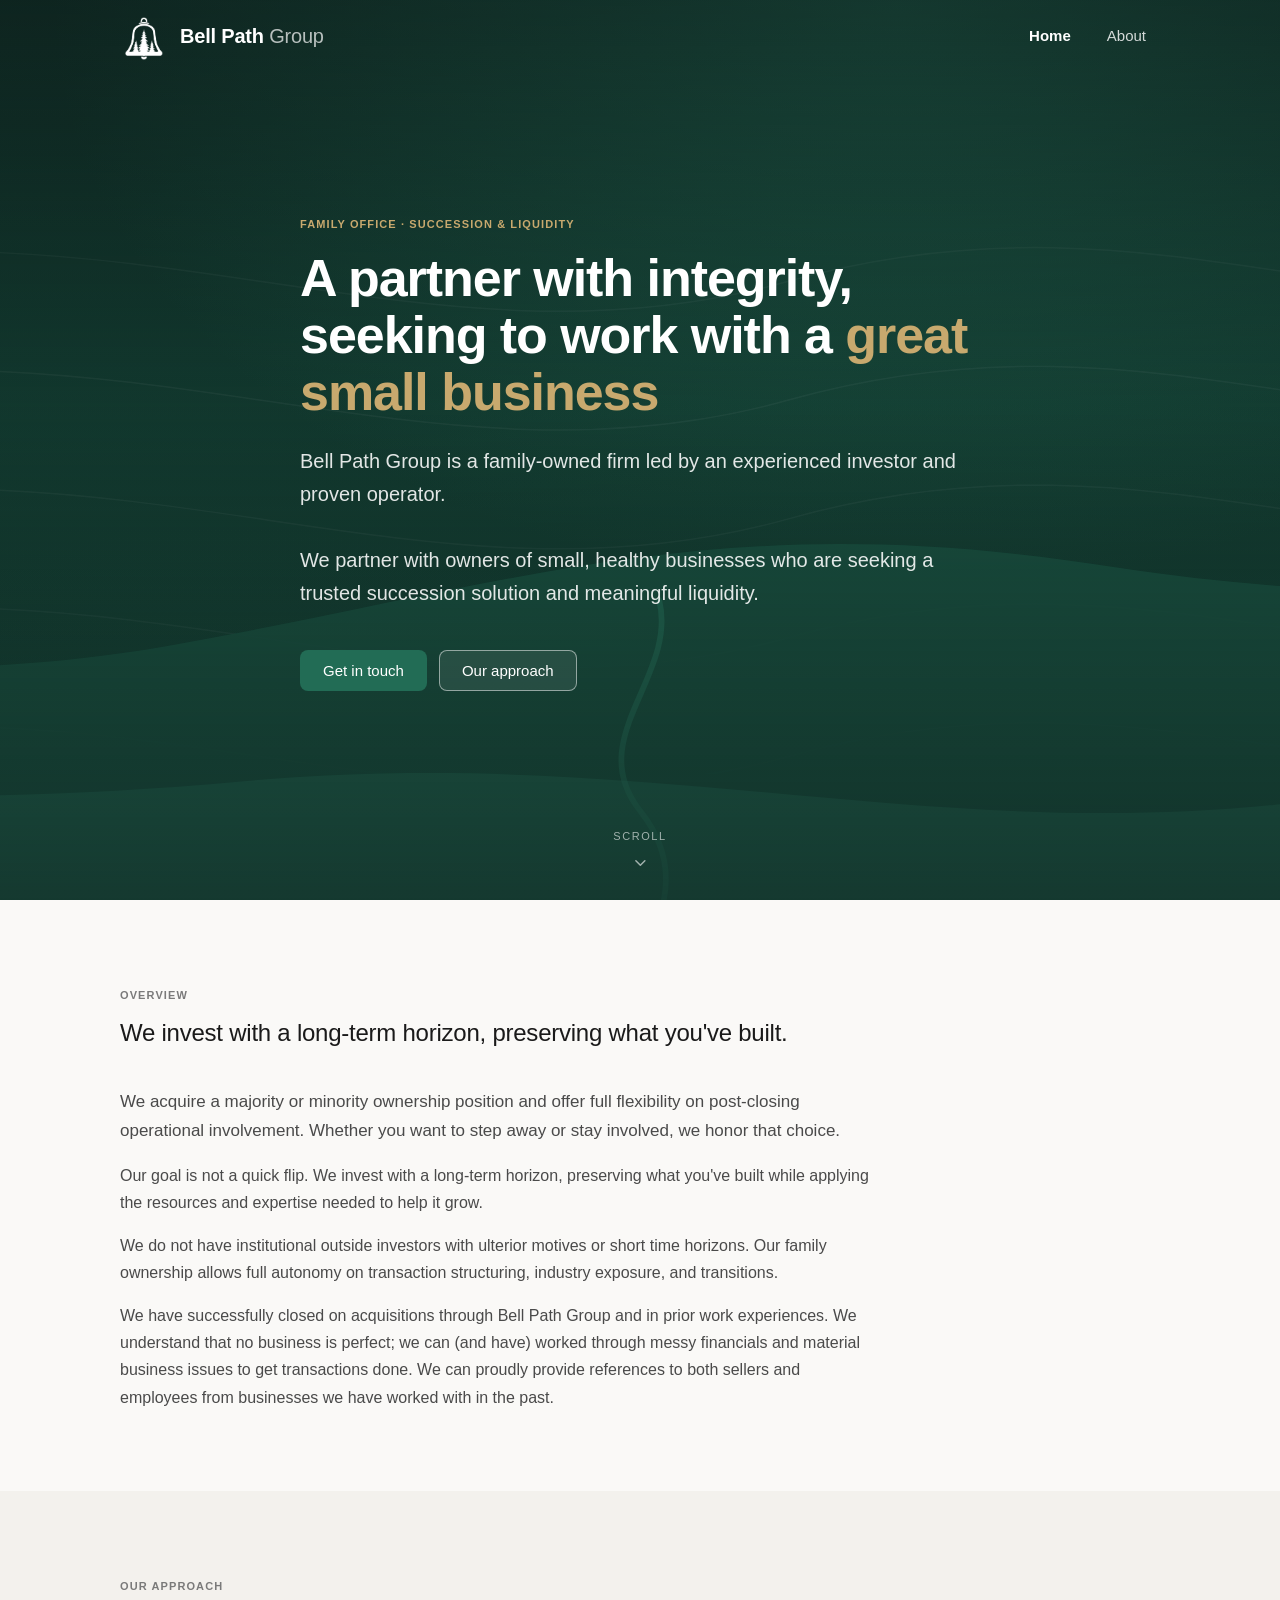
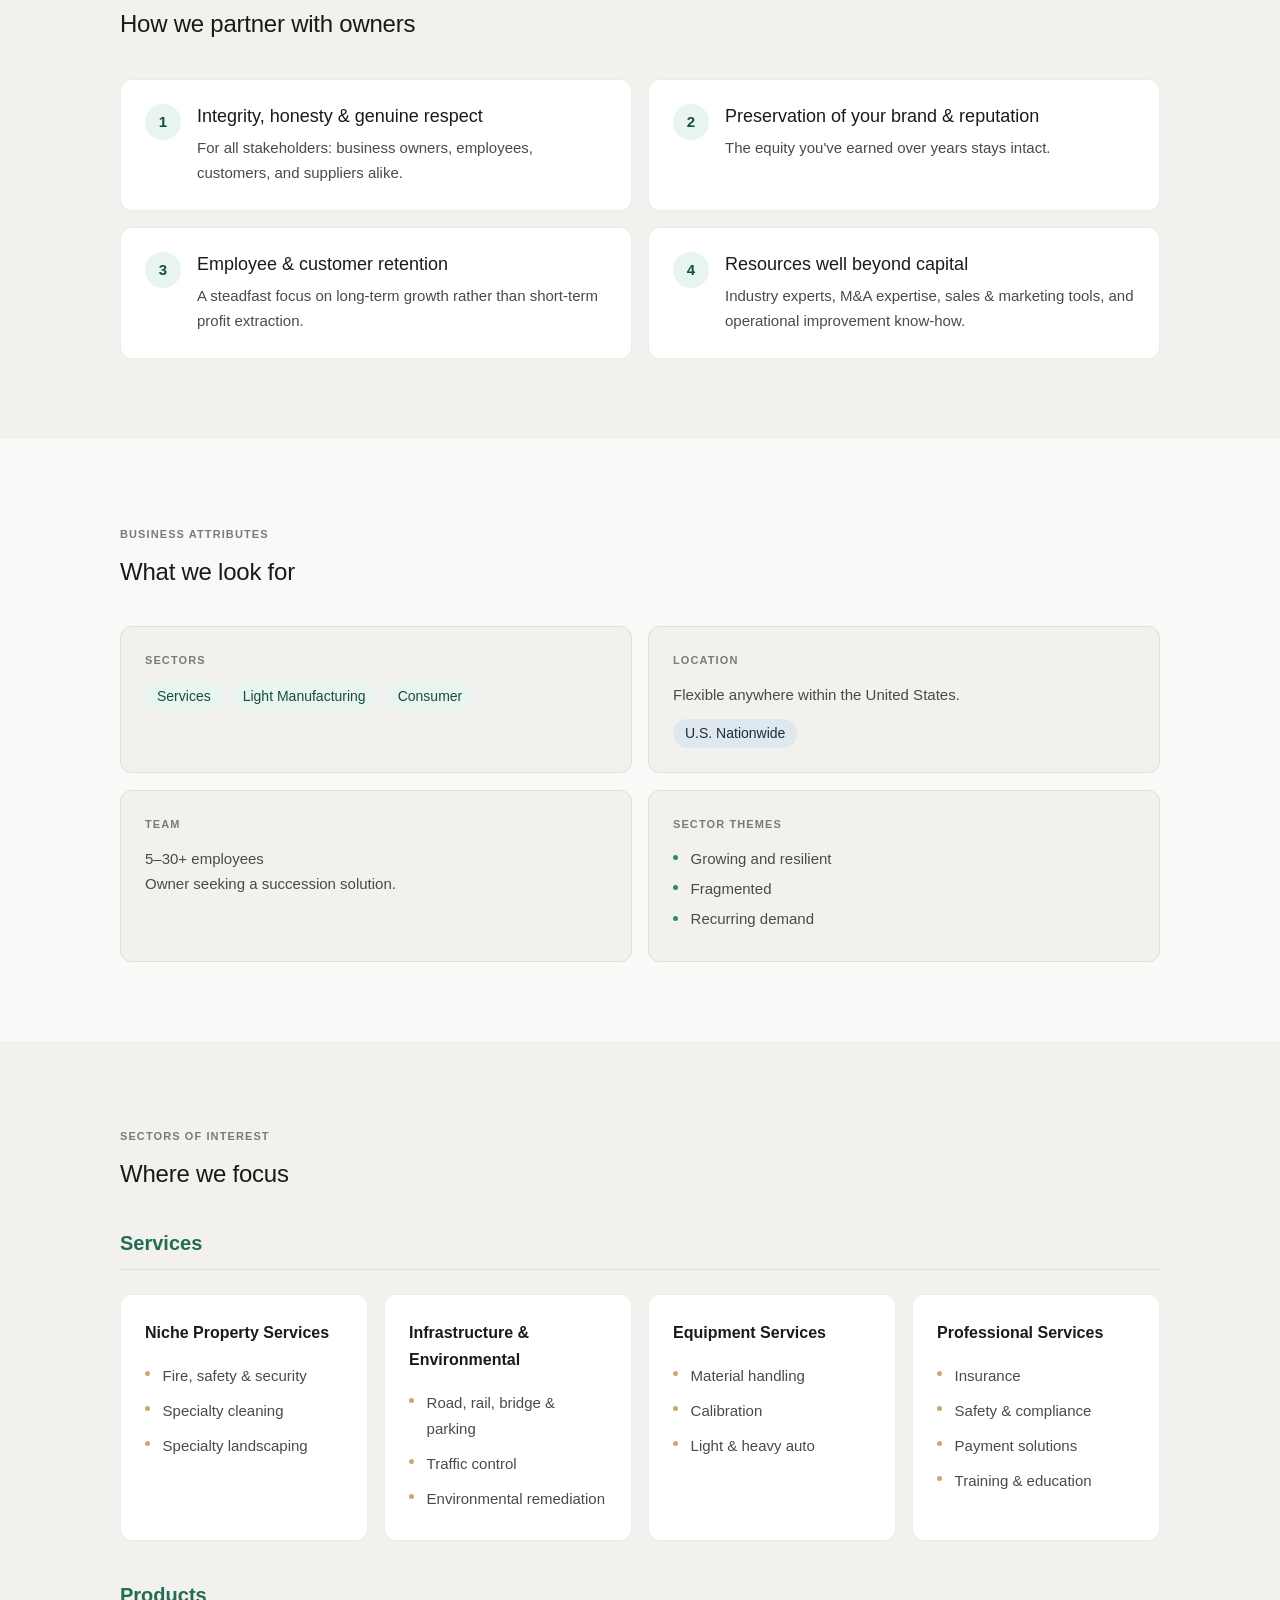
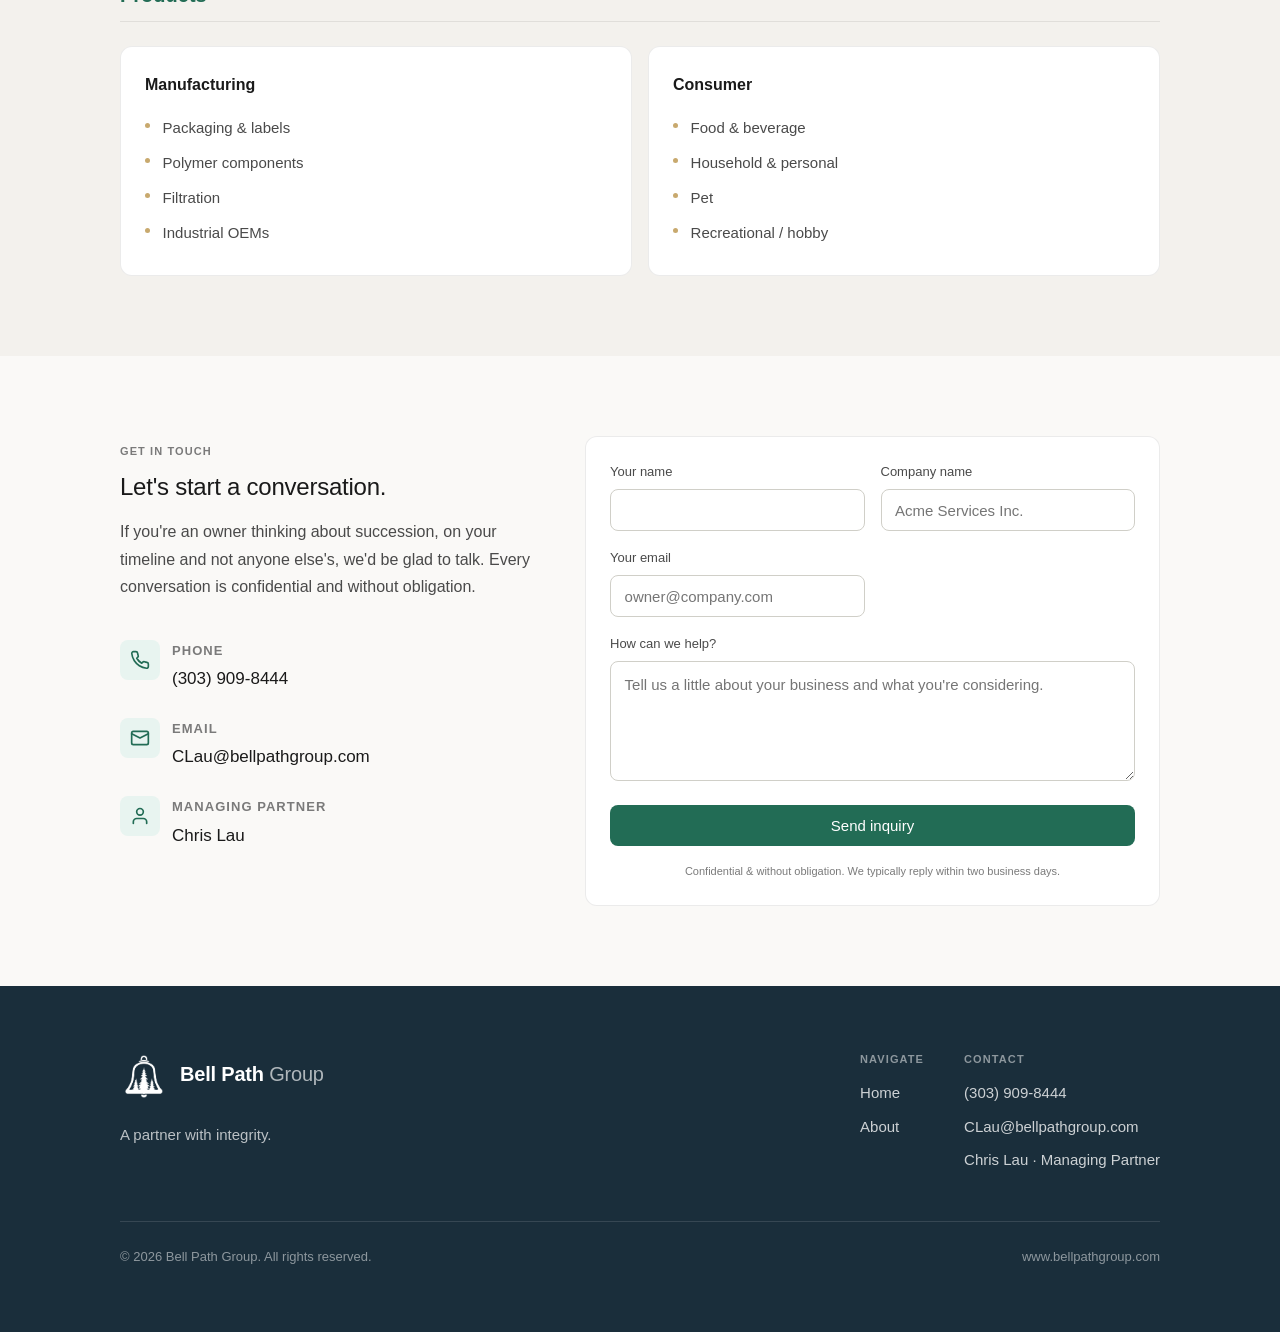
<file: index.html>
<!DOCTYPE html>
<html lang="en">
<head>
  <meta charset="UTF-8" />
  <meta name="viewport" content="width=device-width, initial-scale=1.0" />

  <title>Bell Path Group — A partner with integrity for your small business</title>
  <meta name="description" content="Bell Path Group partners with owners of small, healthy businesses seeking a trusted succession solution and meaningful liquidity — investing for the long term, with integrity." />

  <!-- Canonical & social -->
  <link rel="canonical" href="https://www.bellpathgroup.com/" />
  <meta property="og:type" content="website" />
  <meta property="og:url" content="https://www.bellpathgroup.com/" />
  <meta property="og:title" content="Bell Path Group — A partner with integrity" />
  <meta property="og:description" content="A trusted succession solution and meaningful liquidity for owners of small, healthy businesses. Long-term partnership, not a rushed transaction." />
  <meta name="theme-color" content="#226C55" />

  <!-- Favicon: generated from the Bell Path Group bell mark -->
  <link rel="icon" href="assets/favicon.ico?v=5" sizes="any" />
  <link rel="icon" type="image/png" sizes="64x64" href="assets/favicon.png?v=5" />
  <link rel="apple-touch-icon" href="assets/apple-touch-icon.png?v=5" />

  <link rel="preload" href="assets/css/styles.css?v=2" as="style" />
  <link rel="stylesheet" href="assets/css/styles.css?v=2" />
</head>
<body>
  <a class="skip-link" href="#main">Skip to content</a>

  <!-- ====================================================================
       NAVIGATION (shared across pages)
       ==================================================================== -->
  <header class="nav" data-nav>
    <div class="nav__inner">
      <a class="brand" href="/" aria-label="Bell Path Group — home">
        <span class="brand__emblem">
          <img class="logo-white" src="assets/logo-white.png" alt="" width="46" height="46" />
          <img class="logo-green" src="assets/logo-green.png" alt="" width="46" height="46" />
        </span>
        <span class="brand__word">Bell Path <span class="sub">Group</span></span>
      </a>

      <button class="nav__toggle" data-nav-toggle aria-label="Toggle navigation menu" aria-expanded="false" aria-controls="nav-links">
        <svg width="24" height="24" viewBox="0 0 24 24" fill="none" stroke="currentColor" stroke-width="2" stroke-linecap="round">
          <line x1="3" y1="6" x2="21" y2="6"/><line x1="3" y1="12" x2="21" y2="12"/><line x1="3" y1="18" x2="21" y2="18"/>
        </svg>
      </button>

      <nav class="nav__links" id="nav-links" data-nav-links aria-label="Primary">
        <a class="nav__link" href="/" aria-current="page">Home</a>
        <a class="nav__link" href="/about/">About</a>
      </nav>
    </div>
  </header>

  <main id="main">

    <!-- ==================================================================
         HERO — layered, on-brand parallax scene
         ================================================================== -->
    <section class="hero" data-hero>
      <!-- Parallax stage: each layer scrolls at its own data-speed -->
      <div class="hero__stage" aria-hidden="true">
        <div class="parallax-layer layer--sky"       data-speed="0.04"></div>
        <div class="parallax-layer layer--topo"      data-speed="0.10"></div>
        <div class="parallax-layer layer--ridge-far" data-speed="0.16"></div>
        <div class="parallax-layer layer--ridge-mid" data-speed="0.26"></div>
        <div class="parallax-layer layer--fore"      data-speed="0.40"></div>
      </div>
      <div class="hero__scrim" aria-hidden="true"></div>

      <div class="container hero__content">
        <span class="eyebrow reveal">Family Office · Succession & Liquidity</span>
        <h1 class="display hero__title reveal" data-delay="1">
          A partner with integrity, seeking to work with a <span class="accent">great small business</span>
        </h1>
        <p class="hero__lede reveal" data-delay="2">
          Bell Path Group is a family-owned firm led by an experienced investor and proven operator.<br><br>We partner with owners of small, healthy businesses who are seeking a trusted succession solution and meaningful liquidity.
        </p>
        <div class="hero__actions reveal" data-delay="3">
          <a class="btn btn--primary" href="#contact">Get in touch</a>
          <a class="btn btn--outline btn--on-dark" href="#approach">Our approach</a>
        </div>
      </div>

      <span class="hero__cue" aria-hidden="true">
        Scroll
        <svg width="18" height="18" viewBox="0 0 24 24" fill="none" stroke="currentColor" stroke-width="2" stroke-linecap="round" stroke-linejoin="round">
          <polyline points="6 9 12 15 18 9"/>
        </svg>
      </span>
    </section>

    <!-- ==================================================================
         OVERVIEW
         ================================================================== -->
    <section class="section" id="overview">
      <div class="container">
        <div class="section-head reveal">
          <span class="eyebrow">Overview</span>
          <h2>We invest with a long-term horizon, preserving what you've built.</h2>
        </div>
        <div class="prose" style="max-width: var(--maxw-prose);">
          <p class="body-lg reveal">
            We acquire a majority or minority ownership position and offer full flexibility on post-closing
            operational involvement. Whether you want to step away or stay involved, we honor that choice.
          </p>
          <p class="body reveal mt-4" data-delay="1">
            Our goal is not a quick flip. We invest with a long-term horizon, preserving what you've
            built while applying the resources and expertise needed to help it grow.
          </p>
          <p class="body reveal mt-4" data-delay="2">
            We do not have institutional outside investors with ulterior motives or short time horizons. Our family ownership allows full autonomy on transaction structuring, industry exposure, and transitions.
          </p>
          <p class="body reveal mt-4" data-delay="3">
            We have successfully closed on acquisitions through Bell Path Group and in prior work experiences. We understand that no business is perfect; we can (and have) worked through messy financials and material business issues to get transactions done. We can proudly provide references to both sellers and employees from businesses we have worked with in the past.
          </p>
        </div>
      </div>
    </section>

    <!-- ==================================================================
         OUR APPROACH
         ================================================================== -->
    <section class="section bg-linen" id="approach">
      <div class="container">
        <div class="section-head reveal">
          <span class="eyebrow">Our Approach</span>
          <h2>How we partner with owners</h2>
        </div>
        <div class="approach">
          <div class="approach__item reveal">
            <span class="approach__num">1</span>
            <div>
              <h3>Integrity, honesty &amp; genuine respect</h3>
              <p>For all stakeholders: business owners, employees, customers, and suppliers alike.</p>
            </div>
          </div>
          <div class="approach__item reveal" data-delay="1">
            <span class="approach__num">2</span>
            <div>
              <h3>Preservation of your brand &amp; reputation</h3>
              <p>The equity you've earned over years stays intact.</p>
            </div>
          </div>
          <div class="approach__item reveal" data-delay="2">
            <span class="approach__num">3</span>
            <div>
              <h3>Employee &amp; customer retention</h3>
              <p>A steadfast focus on long-term growth rather than short-term profit extraction.</p>
            </div>
          </div>
          <div class="approach__item reveal" data-delay="3">
            <span class="approach__num">4</span>
            <div>
              <h3>Resources well beyond capital</h3>
              <p>Industry experts, M&amp;A expertise, sales &amp; marketing tools, and operational improvement know-how.</p>
            </div>
          </div>
        </div>
      </div>
    </section>

    <!-- ==================================================================
         BUSINESS ATTRIBUTES
         ================================================================== -->
    <section class="section" id="attributes">
      <div class="container">
        <div class="section-head reveal">
          <span class="eyebrow">Business Attributes</span>
          <h2>What we look for</h2>
        </div>

        <div class="grid grid--2">
          <div class="card card--surface attr reveal">
            <span class="eyebrow">Sectors</span>
            <div class="tag-row mt-2">
              <span class="badge badge--green">Services</span>
              <span class="badge badge--green">Light Manufacturing</span>
              <span class="badge badge--green">Consumer</span>
            </div>
          </div>
          <div class="card card--surface attr reveal" data-delay="1">
            <span class="eyebrow">Location</span>
            <p>Flexible anywhere within the United States.</p>
            <span class="badge badge--navy mt-2" style="margin-top:0.75rem;">U.S. Nationwide</span>
          </div>
          <div class="card card--surface attr reveal" data-delay="2">
            <span class="eyebrow">Team</span>
            <p>5–30+ employees</p>
            <p>Owner seeking a succession solution.</p>
          </div>
          <div class="card card--surface attr reveal" data-delay="3">
            <span class="eyebrow">Sector Themes</span>
            <ul>
              <li>Growing and resilient</li>
              <li>Fragmented</li>
              <li>Recurring demand</li>
            </ul>
          </div>
        </div>
      </div>
    </section>

    <!-- ==================================================================
         SECTORS OF INTEREST
         ================================================================== -->
    <section class="section bg-linen" id="sectors">
      <div class="container">
        <div class="section-head reveal">
          <span class="eyebrow">Sectors of Interest</span>
          <h2>Where we focus</h2>
        </div>

        <!-- Services -->
        <div class="sector-group">
          <h3 class="reveal">Services</h3>
          <div class="grid grid--4">
            <div class="card sector-card reveal">
              <h4>Niche Property Services</h4>
              <ul>
                <li>Fire, safety &amp; security</li>
                <li>Specialty cleaning</li>
                <li>Specialty landscaping</li>
              </ul>
            </div>
            <div class="card sector-card reveal" data-delay="1">
              <h4>Infrastructure &amp; Environmental</h4>
              <ul>
                <li>Road, rail, bridge &amp; parking</li>
                <li>Traffic control</li>
                <li>Environmental remediation</li>
              </ul>
            </div>
            <div class="card sector-card reveal" data-delay="2">
              <h4>Equipment Services</h4>
              <ul>
                <li>Material handling</li>
                <li>Calibration</li>
                <li>Light &amp; heavy auto</li>
              </ul>
            </div>
            <div class="card sector-card reveal" data-delay="3">
              <h4>Professional Services</h4>
              <ul>
                <li>Insurance</li>
                <li>Safety &amp; compliance</li>
                <li>Payment solutions</li>
                <li>Training &amp; education</li>
              </ul>
            </div>
          </div>
        </div>

        <!-- Products -->
        <div class="sector-group">
          <h3 class="reveal">Products</h3>
          <div class="grid grid--2">
            <div class="card sector-card reveal">
              <h4>Manufacturing</h4>
              <ul>
                <li>Packaging &amp; labels</li>
                <li>Polymer components</li>
                <li>Filtration</li>
                <li>Industrial OEMs</li>
              </ul>
            </div>
            <div class="card sector-card reveal" data-delay="1">
              <h4>Consumer</h4>
              <ul>
                <li>Food &amp; beverage</li>
                <li>Household &amp; personal</li>
                <li>Pet</li>
                <li>Recreational / hobby</li>
              </ul>
            </div>
          </div>
        </div>
      </div>
    </section>

    <!-- ==================================================================
         CONTACT — Netlify-ready form + direct details
         ================================================================== -->
    <section class="section" id="contact">
      <div class="container">
        <div class="contact-grid">
          <!-- Left: invitation + direct contact -->
          <div class="reveal">
            <span class="eyebrow">Get in touch</span>
            <h2 class="mt-2">Let's start a conversation.</h2>
            <p class="body mt-4">
              If you're an owner thinking about succession, on your timeline and not anyone else's,
              we'd be glad to talk. Every conversation is confidential and without obligation.
            </p>

            <div class="mt-10">
              <div class="contact-detail">
                <span class="contact-detail__icon" aria-hidden="true">
                  <svg width="20" height="20" viewBox="0 0 24 24" fill="none" stroke="currentColor" stroke-width="2" stroke-linecap="round" stroke-linejoin="round">
                    <path d="M22 16.92v3a2 2 0 0 1-2.18 2 19.79 19.79 0 0 1-8.63-3.07 19.5 19.5 0 0 1-6-6 19.79 19.79 0 0 1-3.07-8.67A2 2 0 0 1 4.11 2h3a2 2 0 0 1 2 1.72c.13.96.36 1.9.7 2.81a2 2 0 0 1-.45 2.11L8.09 9.91a16 16 0 0 0 6 6l1.27-1.27a2 2 0 0 1 2.11-.45c.91.34 1.85.57 2.81.7A2 2 0 0 1 22 16.92z"/>
                  </svg>
                </span>
                <div>
                  <h4>Phone</h4>
                  <a href="tel:+18477700417">(303) 909-8444</a>
                </div>
              </div>

              <div class="contact-detail">
                <span class="contact-detail__icon" aria-hidden="true">
                  <svg width="20" height="20" viewBox="0 0 24 24" fill="none" stroke="currentColor" stroke-width="2" stroke-linecap="round" stroke-linejoin="round">
                    <rect x="2" y="4" width="20" height="16" rx="2"/><path d="m22 7-10 5L2 7"/>
                  </svg>
                </span>
                <div>
                  <h4>Email</h4>
                  <a href="mailto:CLau@bellpathgroup.com">CLau@bellpathgroup.com</a>
                </div>
              </div>

              <div class="contact-detail">
                <span class="contact-detail__icon" aria-hidden="true">
                  <svg width="20" height="20" viewBox="0 0 24 24" fill="none" stroke="currentColor" stroke-width="2" stroke-linecap="round" stroke-linejoin="round">
                    <path d="M20 21v-2a4 4 0 0 0-4-4H8a4 4 0 0 0-4 4v2"/><circle cx="12" cy="7" r="4"/>
                  </svg>
                </span>
                <div>
                  <h4>Managing Partner</h4>
                  <p>Chris Lau</p>
                </div>
              </div>
            </div>
          </div>

          <!-- Right: contact form (Web3Forms) -->
          <div class="card contact-card reveal" data-delay="1">
            <form id="inquiry-form" method="POST" action="https://api.web3forms.com/submit">
              <input type="hidden" name="access_key" value="f7a4c2f8-118b-4cdc-b929-c0ab3ffe552f" />
              <input type="hidden" name="subject" value="New Inquiry — Bell Path Group" />
              <input type="hidden" name="from_name" value="Bell Path Group Website" />
              <input type="checkbox" name="botcheck" style="display:none" />

              <div class="form-grid">
                <div class="field">
                  <label class="field-label" for="name">Your name</label>
                  <input class="field-input" id="name" name="name" type="text" autocomplete="name" required />
                </div>
                <div class="field">
                  <label class="field-label" for="company">Company name</label>
                  <input class="field-input" id="company" name="company" type="text" placeholder="Acme Services Inc." autocomplete="organization" />
                </div>
                <div class="field">
                  <label class="field-label" for="email">Your email</label>
                  <input class="field-input" id="email" name="email" type="email" placeholder="owner@company.com" autocomplete="email" required />
                </div>

                <div class="field full">
                  <label class="field-label" for="message">How can we help?</label>
                  <textarea class="field-textarea" id="message" name="message" placeholder="Tell us a little about your business and what you're considering."></textarea>
                </div>
              </div>

              <button class="btn btn--primary mt-6" type="submit" style="width:100%;">Send inquiry</button>
              <p class="field-hint text-center mt-4">Confidential &amp; without obligation. We typically reply within two business days.</p>
            </form>
          </div>
        </div>
      </div>
    </section>
  </main>

  <!-- ====================================================================
       FOOTER (shared across pages)
       ==================================================================== -->
  <footer class="footer">
    <div class="container footer__inner">
      <div class="footer__brand">
        <a class="brand" href="/" aria-label="Bell Path Group — home">
          <span class="brand__emblem">
            <img class="logo-white" src="assets/logo-white.png" alt="" width="46" height="46" />
            <img class="logo-green" src="assets/logo-green.png" alt="" width="46" height="46" />
          </span>
          <span class="brand__word">Bell Path <span class="sub">Group</span></span>
        </a>
        <p class="footer__tagline">A partner with integrity.</p>
      </div>

      <div class="footer__nav">
        <div class="footer__col">
          <h4>Navigate</h4>
          <a href="/">Home</a>
          <a href="/about/">About</a>
        </div>
        <div class="footer__col">
          <h4>Contact</h4>
          <a href="tel:+18477700417">(303) 909-8444</a>
          <a href="mailto:CLau@bellpathgroup.com">CLau@bellpathgroup.com</a>
          <p>Chris Lau · Managing Partner</p>
        </div>
      </div>
    </div>

    <div class="container">
      <div class="footer__bottom">
        <span>© <span data-year>2026</span> Bell Path Group. All rights reserved.</span>
        <span>www.bellpathgroup.com</span>
      </div>
    </div>
  </footer>

  <script src="assets/js/main.js?v=2" defer></script>
</body>
</html>
</file>
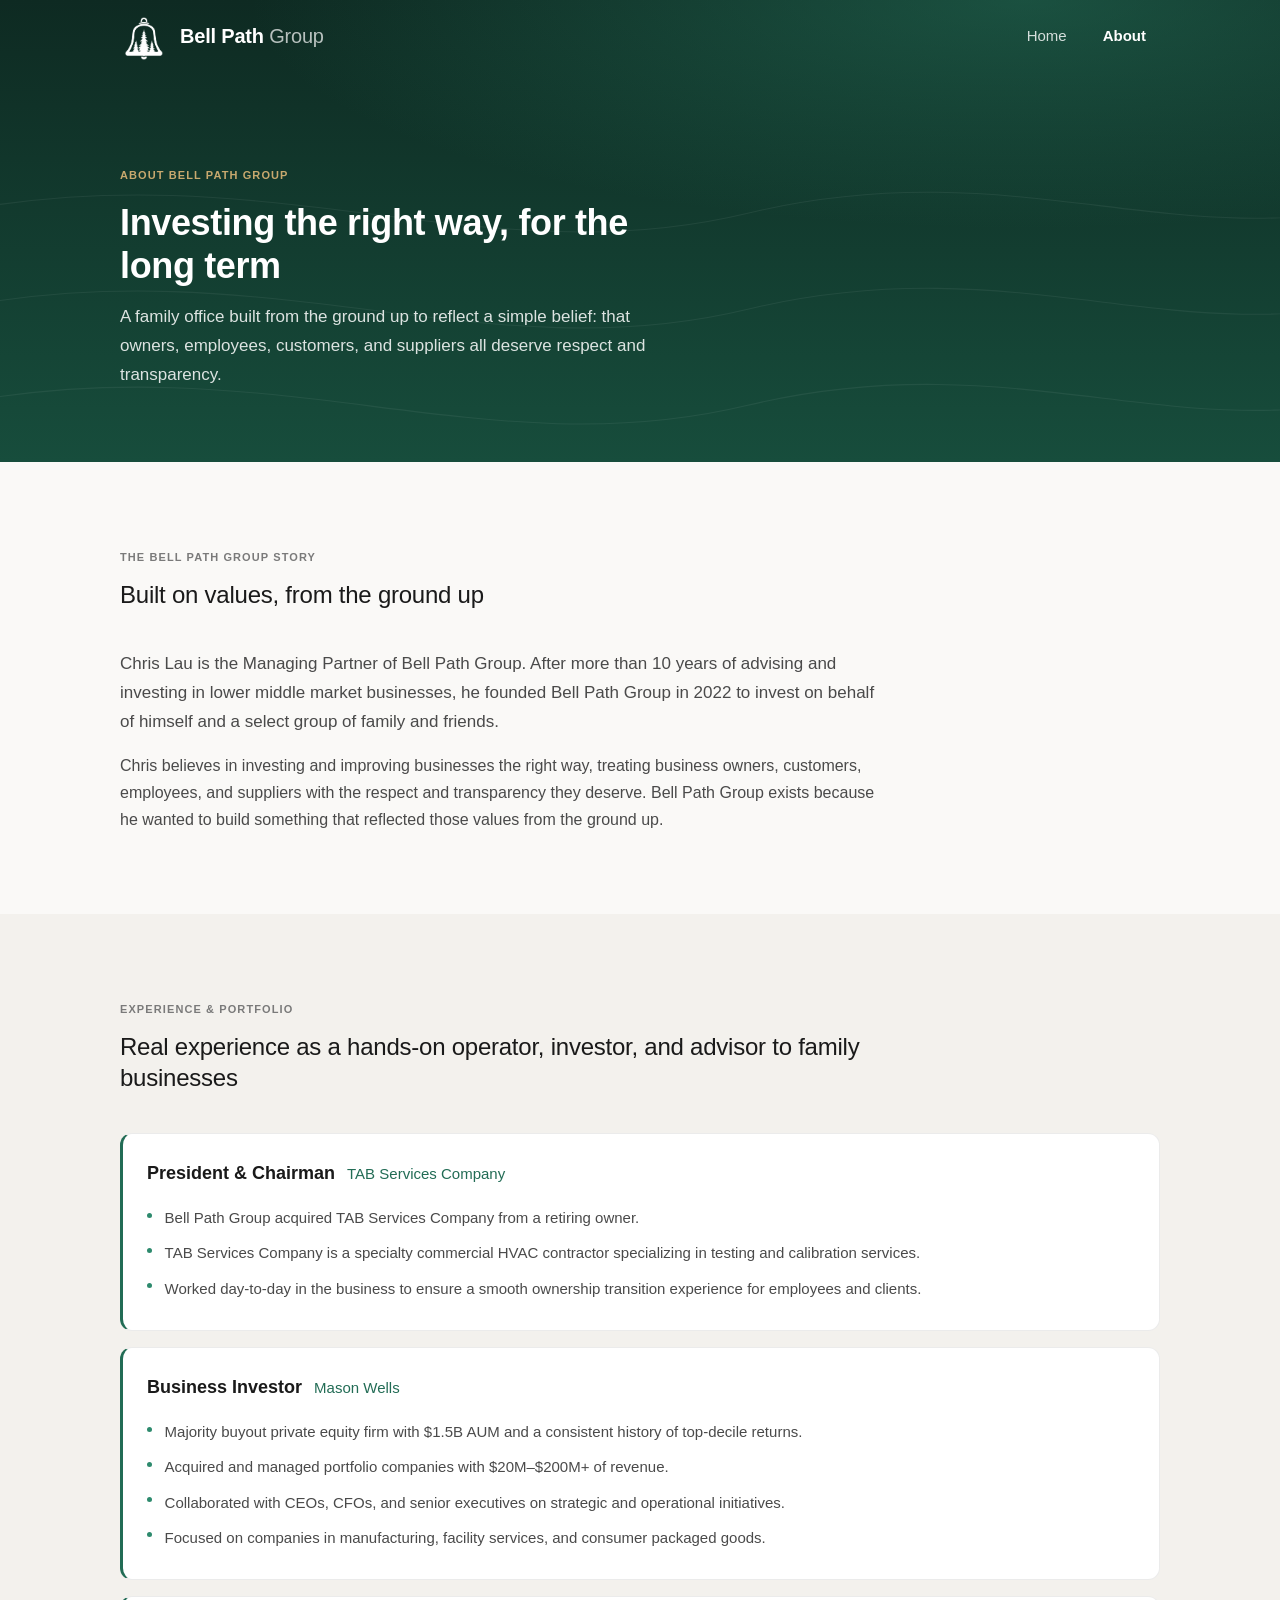
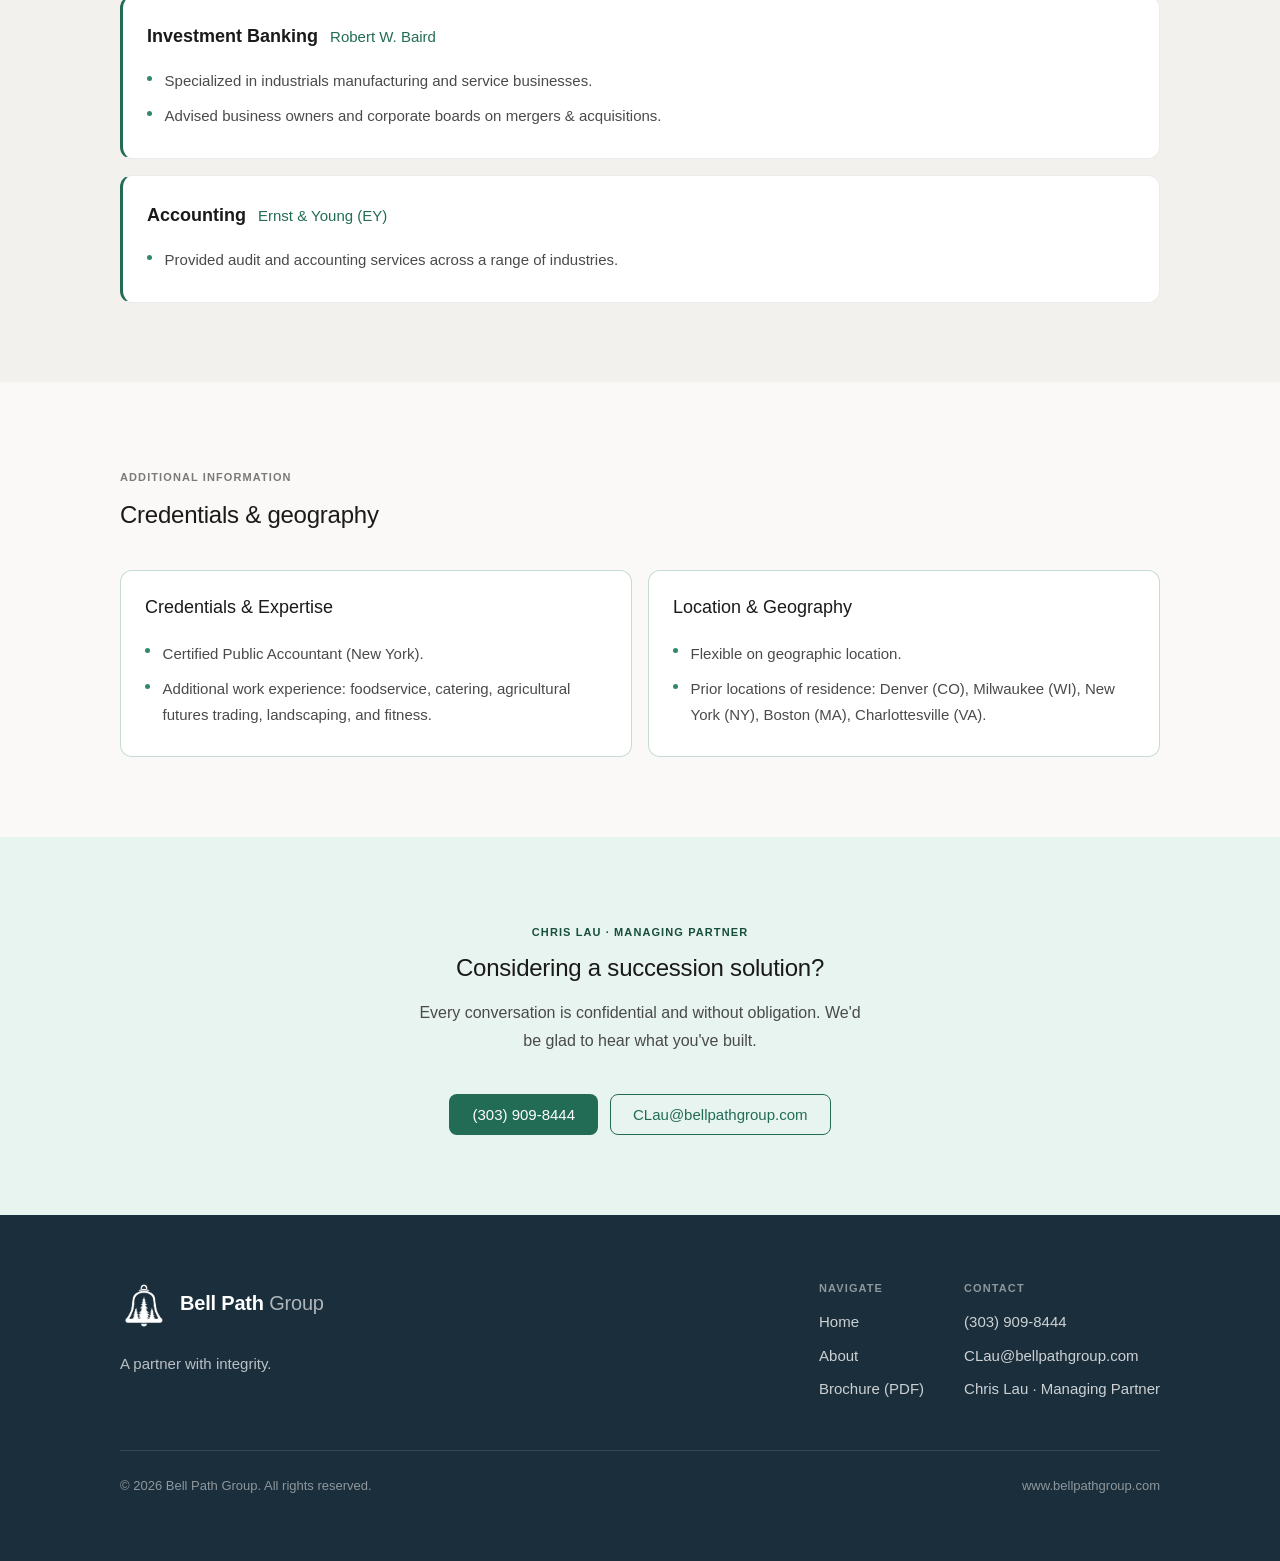
<file: about/index.html>
<!DOCTYPE html>
<html lang="en">
<head>
  <meta charset="UTF-8" />
  <meta name="viewport" content="width=device-width, initial-scale=1.0" />

  <title>About — Bell Path Group | Investing the right way, for the long term</title>
  <meta name="description" content="Chris Lau, Managing Partner of Bell Path Group, on investing and improving businesses the right way — with respect, transparency, and a long-term view." />

  <!-- Canonical & social -->
  <link rel="canonical" href="https://www.bellpathgroup.com/about/" />
  <meta property="og:type" content="website" />
  <meta property="og:url" content="https://www.bellpathgroup.com/about/" />
  <meta property="og:title" content="About — Bell Path Group" />
  <meta property="og:description" content="Investing the right way, for the long term. The story of Bell Path Group and its Managing Partner, Chris Lau." />
  <meta name="theme-color" content="#226C55" />

  <!-- Favicon: generated from the Bell Path Group bell mark -->
  <link rel="icon" href="../assets/favicon.ico?v=5" sizes="any" />
  <link rel="icon" type="image/png" sizes="64x64" href="../assets/favicon.png?v=5" />
  <link rel="apple-touch-icon" href="../assets/apple-touch-icon.png?v=5" />

  <!-- Relative path climbs one level out of /about/ -->
  <link rel="preload" href="../assets/css/styles.css?v=2" as="style" />
  <link rel="stylesheet" href="../assets/css/styles.css?v=2" />
</head>
<body>
  <a class="skip-link" href="#main">Skip to content</a>

  <!-- ====================================================================
       NAVIGATION (shared)
       ==================================================================== -->
  <header class="nav" data-nav>
    <div class="nav__inner">
      <a class="brand" href="/" aria-label="Bell Path Group — home">
        <span class="brand__emblem">
          <img class="logo-white" src="../assets/logo-white.png" alt="" width="46" height="46" />
          <img class="logo-green" src="../assets/logo-green.png" alt="" width="46" height="46" />
        </span>
        <span class="brand__word">Bell Path <span class="sub">Group</span></span>
      </a>

      <button class="nav__toggle" data-nav-toggle aria-label="Toggle navigation menu" aria-expanded="false" aria-controls="nav-links">
        <svg width="24" height="24" viewBox="0 0 24 24" fill="none" stroke="currentColor" stroke-width="2" stroke-linecap="round">
          <line x1="3" y1="6" x2="21" y2="6"/><line x1="3" y1="12" x2="21" y2="12"/><line x1="3" y1="18" x2="21" y2="18"/>
        </svg>
      </button>

      <nav class="nav__links" id="nav-links" data-nav-links aria-label="Primary">
        <a class="nav__link" href="/">Home</a>
        <a class="nav__link" href="/about/" aria-current="page">About</a>
      </nav>
    </div>
  </header>

  <main id="main">

    <!-- ==================================================================
         PAGE HERO
         ================================================================== -->
    <section class="page-hero">
      <div class="container">
        <span class="eyebrow reveal">About Bell Path Group</span>
        <h1 class="reveal" data-delay="1">Investing the right way, for the long term</h1>
        <p class="reveal" data-delay="2">
          A family office built from the ground up to reflect a simple belief: that owners,
          employees, customers, and suppliers all deserve respect and transparency.
        </p>
      </div>
    </section>

    <!-- ==================================================================
         THE STORY
         ================================================================== -->
    <section class="section">
      <div class="container">
        <div class="section-head reveal">
          <span class="eyebrow">The Bell Path Group Story</span>
          <h2>Built on values, from the ground up</h2>
        </div>
        <div class="prose-block">
          <p class="body-lg reveal">
            Chris Lau is the Managing Partner of Bell Path Group. After more than 10 years of advising
            and investing in lower middle market businesses, he founded Bell Path Group in 2022 to invest
            on behalf of himself and a select group of family and friends.
          </p>
          <p class="body reveal" data-delay="1">
            Chris believes in investing and improving businesses the right way, treating business
            owners, customers, employees, and suppliers with the respect and transparency they deserve.
            Bell Path Group exists because he wanted to build something that reflected those values
            from the ground up.
          </p>
        </div>
      </div>
    </section>

    <!-- ==================================================================
         EXPERIENCE
         ================================================================== -->
    <section class="section bg-linen">
      <div class="container">
        <div class="section-head reveal">
          <span class="eyebrow">Experience &amp; Portfolio</span>
          <h2>Real experience as a hands-on operator, investor, and advisor to family businesses</h2>
        </div>

        <div class="xp">
          <article class="xp__item reveal">
            <div class="xp__head">
              <span class="xp__role">President &amp; Chairman</span>
              <span class="xp__org">TAB Services Company</span>
            </div>
            <ul class="xp__list">
              <li>Bell Path Group acquired TAB Services Company from a retiring owner.</li>
              <li>TAB Services Company is a specialty commercial HVAC contractor specializing in testing and calibration services.</li>
              <li>Worked day-to-day in the business to ensure a smooth ownership transition experience for employees and clients.</li>
            </ul>
          </article>

          <article class="xp__item reveal" data-delay="1">
            <div class="xp__head">
              <span class="xp__role">Business Investor</span>
              <span class="xp__org">Mason Wells</span>
            </div>
            <ul class="xp__list">
              <li>Majority buyout private equity firm with $1.5B AUM and a consistent history of top-decile returns.</li>
              <li>Acquired and managed portfolio companies with $20M–$200M+ of revenue.</li>
              <li>Collaborated with CEOs, CFOs, and senior executives on strategic and operational initiatives.</li>
              <li>Focused on companies in manufacturing, facility services, and consumer packaged goods.</li>
            </ul>
          </article>

          <article class="xp__item reveal" data-delay="2">
            <div class="xp__head">
              <span class="xp__role">Investment Banking</span>
              <span class="xp__org">Robert W. Baird</span>
            </div>
            <ul class="xp__list">
              <li>Specialized in industrials manufacturing and service businesses.</li>
              <li>Advised business owners and corporate boards on mergers &amp; acquisitions.</li>
            </ul>
          </article>

          <article class="xp__item reveal" data-delay="3">
            <div class="xp__head">
              <span class="xp__role">Accounting</span>
              <span class="xp__org">Ernst &amp; Young (EY)</span>
            </div>
            <ul class="xp__list">
              <li>Provided audit and accounting services across a range of industries.</li>
            </ul>
          </article>
        </div>
      </div>
    </section>

    <!-- ==================================================================
         ADDITIONAL INFORMATION
         ================================================================== -->
    <section class="section">
      <div class="container">
        <div class="section-head reveal">
          <span class="eyebrow">Additional Information</span>
          <h2>Credentials &amp; geography</h2>
        </div>

        <div class="grid grid--2">
          <div class="card card--highlight reveal">
            <h3>Credentials &amp; Expertise</h3>
            <ul class="xp__list mt-4">
              <li>Certified Public Accountant (New York).</li>
              <li>Additional work experience: foodservice, catering, agricultural futures trading, landscaping, and fitness.</li>
            </ul>
          </div>
          <div class="card card--highlight reveal" data-delay="1">
            <h3>Location &amp; Geography</h3>
            <ul class="xp__list mt-4">
              <li>Flexible on geographic location.</li>
              <li>Prior locations of residence: Denver (CO), Milwaukee (WI), New York (NY), Boston (MA), Charlottesville (VA).</li>
            </ul>
          </div>
        </div>
      </div>
    </section>

    <!-- ==================================================================
         CONTACT CTA
         ================================================================== -->
    <section class="section bg-tint">
      <div class="container text-center reveal">
        <span class="eyebrow on-tint">Chris Lau · Managing Partner</span>
        <h2 class="mt-2">Considering a succession solution?</h2>
        <p class="body mt-4" style="margin-inline:auto; max-width: 52ch;">
          Every conversation is confidential and without obligation. We'd be glad to hear what you've built.
        </p>
        <div class="hero__actions" style="justify-content:center; margin-top: var(--space-10);">
          <a class="btn btn--primary" href="tel:+13039098444">(303) 909-8444</a>
          <a class="btn btn--outline" href="mailto:CLau@bellpathgroup.com">CLau@bellpathgroup.com</a>
        </div>
      </div>
    </section>
  </main>

  <!-- ====================================================================
       FOOTER (shared)
       ==================================================================== -->
  <footer class="footer">
    <div class="container footer__inner">
      <div class="footer__brand">
        <a class="brand" href="/" aria-label="Bell Path Group — home">
          <span class="brand__emblem">
            <img class="logo-white" src="../assets/logo-white.png" alt="" width="46" height="46" />
            <img class="logo-green" src="../assets/logo-green.png" alt="" width="46" height="46" />
          </span>
          <span class="brand__word">Bell Path <span class="sub">Group</span></span>
        </a>
        <p class="footer__tagline">A partner with integrity.</p>
      </div>

      <div class="footer__nav">
        <div class="footer__col">
          <h4>Navigate</h4>
          <a href="/">Home</a>
          <a href="/about/">About</a>
          <a href="../assets/brochure.pdf" target="_blank" rel="noopener">Brochure (PDF)</a>
        </div>
        <div class="footer__col">
          <h4>Contact</h4>
          <a href="tel:+13039098444">(303) 909-8444</a>
          <a href="mailto:CLau@bellpathgroup.com">CLau@bellpathgroup.com</a>
          <p>Chris Lau · Managing Partner</p>
        </div>
      </div>
    </div>

    <div class="container">
      <div class="footer__bottom">
        <span>© <span data-year>2026</span> Bell Path Group. All rights reserved.</span>
        <span>www.bellpathgroup.com</span>
      </div>
    </div>
  </footer>

  <script src="../assets/js/main.js?v=2" defer></script>
</body>
</html>
</file>
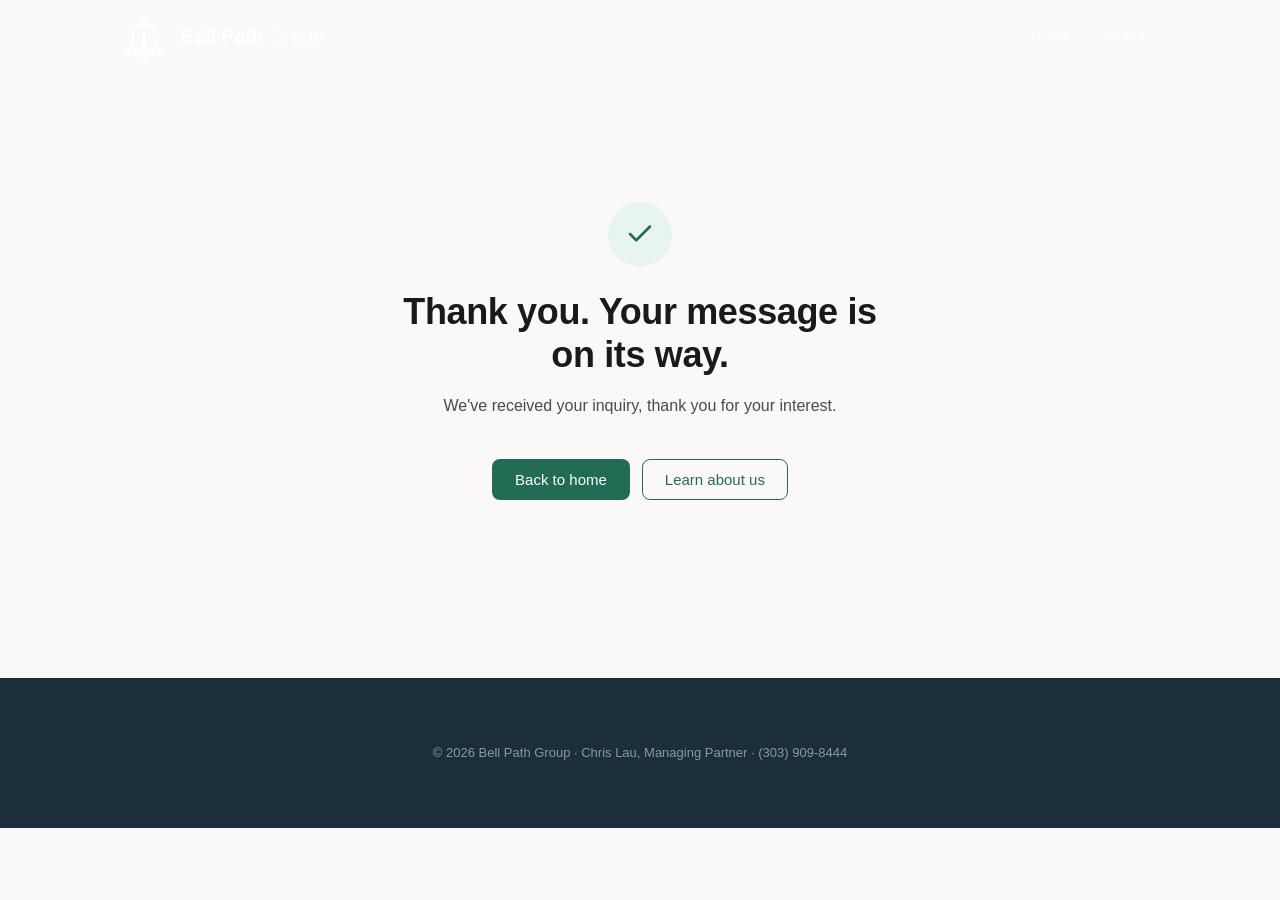
<file: thank-you/index.html>
<!DOCTYPE html>
<html lang="en">
<head>
  <meta charset="UTF-8" />
  <meta name="viewport" content="width=device-width, initial-scale=1.0" />
  <title>Thank you — Bell Path Group</title>
  <meta name="description" content="Your inquiry has been received. Bell Path Group will be in touch shortly." />
  <meta name="robots" content="noindex" />
  <link rel="icon" href="../assets/favicon.ico?v=5" sizes="any" />
  <link rel="icon" type="image/png" sizes="64x64" href="../assets/favicon.png?v=5" />
  <link rel="apple-touch-icon" href="../assets/apple-touch-icon.png?v=5" />
  <link rel="stylesheet" href="../assets/css/styles.css?v=2" />
</head>
<body>
  <header class="nav nav--solid" data-nav>
    <div class="nav__inner">
      <a class="brand" href="/" aria-label="Bell Path Group — home">
        <span class="brand__emblem">
          <img class="logo-white" src="../assets/logo-white.png" alt="" width="46" height="46" />
          <img class="logo-green" src="../assets/logo-green.png" alt="" width="46" height="46" />
        </span>
        <span class="brand__word">Bell Path <span class="sub">Group</span></span>
      </a>
      <nav class="nav__links" aria-label="Primary">
        <a class="nav__link" href="/">Home</a>
        <a class="nav__link" href="/about/">About</a>
      </nav>
    </div>
  </header>

  <main id="main" style="min-height: 70vh; display: grid; place-items: center; padding-top: var(--nav-h);">
    <div class="container text-center" style="max-width: 600px;">
      <span class="contact-detail__icon" aria-hidden="true" style="width:64px;height:64px;margin:0 auto 1.5rem;border-radius:50%;">
        <svg width="30" height="30" viewBox="0 0 24 24" fill="none" stroke="currentColor" stroke-width="2" stroke-linecap="round" stroke-linejoin="round">
          <path d="M20 6 9 17l-5-5"/>
        </svg>
      </span>
      <h1>Thank you. Your message is on its way.</h1>
      <p class="body mt-4" style="margin-inline:auto;max-width:46ch;">
        We've received your inquiry, thank you for your interest.
      </p>
      <div class="hero__actions" style="justify-content:center;margin-top:2.5rem;">
        <a class="btn btn--primary" href="/">Back to home</a>
        <a class="btn btn--outline" href="/about/">Learn about us</a>
      </div>
    </div>
  </main>

  <footer class="footer" style="margin-top:3rem;">
    <div class="container">
      <div class="footer__bottom" style="border:0;margin:0;padding:0;justify-content:center;">
        <span>© <span data-year>2026</span> Bell Path Group · Chris Lau, Managing Partner · (303) 909-8444</span>
      </div>
    </div>
  </footer>

  <script src="../assets/js/main.js?v=2" defer></script>
</body>
</html>
</file>
<file: assets/css/styles.css>
/* ============================================================================
   Bell Path Group — Global Stylesheet
   Tokens, type scale, components, and layout translated 1:1 from
   bell_path_group_style_guide.html (v1.0 · 2026).
   ========================================================================== */

/* ---------------------------------------------------------------------------
   1. Design Tokens
   ------------------------------------------------------------------------- */
:root {
  /* Brand color palette (per style guide) */
  --bp-primary: #226C55;        /* Forest — primary brand            */
  --bp-primary-dark: #174d3c;   /* Deep Forest — hover / dark accents */
  --bp-primary-light: #2d8a6d;  /* Sage — links / light hover         */
  --bp-primary-tint: #e8f4f0;   /* Mist — tinted backgrounds          */
  --bp-primary-mid: #d0ead3;
  --bp-navy: #1a2e3b;           /* Midnight — nav / footer / text     */
  --bp-navy-mid: #2c4a5e;
  --bp-gold: #c8a96e;           /* Wheat — gold accent                */
  --bp-gold-tint: #faf3e8;
  --bp-ivory: #faf9f7;          /* Page background                    */
  --bp-linen: #f3f1ed;          /* Cards / sections                   */

  /* Text */
  --bp-text: #1a1a1a;
  --bp-text-mid: #4a4a4a;
  --bp-text-muted: #7a7a7a;

  /* Borders */
  --bp-border: rgba(34, 108, 85, 0.15);
  --bp-border-neutral: rgba(0, 0, 0, 0.08);

  /* Radius scale */
  --radius-sm: 4px;   /* chips, tags            */
  --radius-md: 8px;   /* inputs, buttons        */
  --radius-lg: 12px;  /* cards                  */
  --radius-xl: 16px;  /* panels, modals         */

  /* Spacing scale (4 / 8 / 12 / 16 / 24 / 40 / 80) */
  --space-1: 4px;
  --space-2: 8px;
  --space-3: 12px;
  --space-4: 16px;
  --space-6: 24px;
  --space-10: 40px;
  --space-20: 80px;

  /* Motion — calm and confident, never flashy */
  --ease: ease-out;
  --t-hover: 150ms;
  --t-entrance: 300ms;
  --t-page: 400ms;

  /* Layout */
  --maxw: 1120px;
  --maxw-prose: 760px;
  --nav-h: 72px;
}

/* ---------------------------------------------------------------------------
   2. Reset & Base
   ------------------------------------------------------------------------- */
*,
*::before,
*::after { box-sizing: border-box; margin: 0; padding: 0; }

html {
  scroll-behavior: smooth;
  -webkit-text-size-adjust: 100%;
}

body {
  font-family: -apple-system, BlinkMacSystemFont, 'Inter', 'Segoe UI', sans-serif;
  background: var(--bp-ivory);
  color: var(--bp-text);
  line-height: 1.7;
  font-size: 16px;
  -webkit-font-smoothing: antialiased;
  text-rendering: optimizeLegibility;
  overflow-x: hidden;
}

img { max-width: 100%; display: block; }

a { color: var(--bp-primary-light); text-decoration: none; transition: color var(--t-hover) var(--ease); }
a:hover { color: var(--bp-primary-dark); }

:focus-visible {
  outline: 2px solid var(--bp-primary);
  outline-offset: 3px;
  border-radius: var(--radius-sm);
}

/* ---------------------------------------------------------------------------
   3. Type Scale (matches style guide spec)
   ------------------------------------------------------------------------- */
.display {
  font-size: clamp(2.5rem, 6vw, 3.25rem);  /* ~48px display */
  font-weight: 600;
  letter-spacing: -0.02em;
  line-height: 1.1;
}
h1, .h1 {
  font-size: clamp(1.9rem, 4vw, 2.25rem);  /* ~36px */
  font-weight: 600;
  letter-spacing: -0.01em;
  line-height: 1.2;
  color: var(--bp-text);
}
h2, .h2 {
  font-size: clamp(1.35rem, 2.6vw, 1.5rem); /* ~24px */
  font-weight: 500;
  letter-spacing: -0.01em;
  line-height: 1.3;
  color: var(--bp-text);
}
h3, .h3 {
  font-size: 1.125rem;                       /* 18px */
  font-weight: 500;
  line-height: 1.4;
  color: var(--bp-text);
}
.body-lg { font-size: 1.0625rem; line-height: 1.7; color: var(--bp-text-mid); }
.body { font-size: 1rem; line-height: 1.7; color: var(--bp-text-mid); }
.small { font-size: 0.8125rem; color: var(--bp-text-muted); line-height: 1.6; }

.eyebrow {
  font-size: 0.6875rem;        /* 11px */
  font-weight: 600;
  text-transform: uppercase;
  letter-spacing: 0.1em;
  color: var(--bp-text-muted);
  display: inline-block;
}
.eyebrow.on-tint { color: var(--bp-primary-dark); }

/* Limit prose line length to 65–75 characters */
.prose p { max-width: var(--maxw-prose); }

/* ---------------------------------------------------------------------------
   4. Layout helpers
   ------------------------------------------------------------------------- */
.container {
  width: 100%;
  max-width: var(--maxw);
  margin: 0 auto;
  padding-inline: clamp(1.25rem, 5vw, 2.5rem);
}
.section { padding-block: clamp(3.5rem, 8vw, 5rem); }
.section--tight { padding-block: clamp(2.5rem, 6vw, 3.5rem); }
.section-head { margin-bottom: var(--space-10); max-width: var(--maxw-prose); }
.section-head .eyebrow { margin-bottom: var(--space-3); }
.section-head h2 { margin-bottom: var(--space-3); }

.divider { height: 1px; background: var(--bp-border-neutral); border: 0; }

.bg-linen { background: var(--bp-linen); }
.bg-tint { background: var(--bp-primary-tint); }
.bg-navy { background: var(--bp-navy); color: #fff; }

/* ---------------------------------------------------------------------------
   5. Navigation — floating, calm
   ------------------------------------------------------------------------- */
.nav {
  position: fixed;
  top: 0; left: 0; right: 0;
  height: var(--nav-h);
  z-index: 50;
  display: flex;
  align-items: center;
  transition: background var(--t-page) var(--ease),
              border-color var(--t-page) var(--ease),
              backdrop-filter var(--t-page) var(--ease);
  border-bottom: 1px solid transparent;
}
/* Transparent over the dark hero, solid once scrolled */
.nav--solid {
  background: rgba(250, 249, 247, 0.85);
  backdrop-filter: saturate(180%) blur(12px);
  -webkit-backdrop-filter: saturate(180%) blur(12px);
  border-bottom-color: var(--bp-border-neutral);
}
.nav__inner {
  width: 100%;
  max-width: var(--maxw);
  margin: 0 auto;
  padding-inline: clamp(1.25rem, 5vw, 2.5rem);
  display: flex;
  align-items: center;
  justify-content: space-between;
  gap: var(--space-6);
}

/* Brand lockup */
.brand { display: inline-flex; align-items: center; gap: 0.75rem; }
.brand__emblem {
  width: 48px; height: 48px;
  padding: 5px;                 /* constant — keeps logo size stable across states */
  border-radius: 50%;
  background: transparent;      /* bare on light surfaces */
  display: grid; place-items: center;
  flex-shrink: 0;
  transition: opacity var(--t-hover) var(--ease),
              background var(--t-page) var(--ease);
}
.brand__emblem img { width: 100%; height: 100%; object-fit: contain; display: block; }
.brand:hover .brand__emblem { opacity: 0.82; }

.brand__word {
  font-size: 1.25rem; font-weight: 600; letter-spacing: -0.01em;
  color: var(--bp-primary);
  transition: color var(--t-page) var(--ease);
  white-space: nowrap;
}
.brand__word .sub { font-weight: 400; color: rgba(34, 108, 85, 0.65); }

/* Logo: white on dark hero and footer, natural green when nav is solid */
.brand__emblem img.logo-white { display: none; }
.nav:not(.nav--solid) .brand__emblem img.logo-green { filter: brightness(0) invert(1); }
.nav--solid .brand__emblem img.logo-green { filter: none; }
.footer__brand .brand__emblem img.logo-green { filter: brightness(0) invert(1); }

/* Over dark hero: invert brand wordmark */
.nav:not(.nav--solid) .brand__word { color: #fff; }
.nav:not(.nav--solid) .brand__word .sub { color: rgba(255, 255, 255, 0.7); }

/* Nav links */
.nav__links { display: flex; align-items: center; gap: var(--space-2); }
.nav__link {
  font-size: 0.9375rem;
  font-weight: 500;
  color: var(--bp-text-mid);
  padding: 0.5rem 0.875rem;
  border-radius: var(--radius-md);
  transition: color var(--t-hover) var(--ease), background var(--t-hover) var(--ease);
}
.nav__link:hover { color: var(--bp-primary); background: var(--bp-primary-tint); }
.nav__link[aria-current="page"] { color: var(--bp-primary); font-weight: 600; }
.nav:not(.nav--solid) .nav__link { color: rgba(255, 255, 255, 0.82); }
.nav:not(.nav--solid) .nav__link:hover { color: #fff; background: rgba(255, 255, 255, 0.12); }
.nav:not(.nav--solid) .nav__link[aria-current="page"] { color: #fff; }

/* ---------------------------------------------------------------------------
   6. Buttons
   ------------------------------------------------------------------------- */
.btn {
  display: inline-flex;
  align-items: center;
  justify-content: center;
  gap: 0.5rem;
  font-family: inherit;
  font-size: 0.9375rem;
  font-weight: 500;
  line-height: 1;
  padding: 0.75rem 1.375rem;
  border-radius: var(--radius-md);
  border: 1.5px solid transparent;
  cursor: pointer;
  transition: background var(--t-hover) var(--ease),
              color var(--t-hover) var(--ease),
              border-color var(--t-hover) var(--ease);
  white-space: nowrap;
}
.btn--primary { background: var(--bp-primary); color: #fff; }
.btn--primary:hover { background: var(--bp-primary-dark); color: #fff; }

.btn--outline { background: transparent; color: var(--bp-primary); border-color: var(--bp-primary); }
.btn--outline:hover { background: var(--bp-primary-tint); color: var(--bp-primary-dark); }

.btn--ghost { background: transparent; color: var(--bp-text-mid); border-color: var(--bp-border-neutral); }
.btn--ghost:hover { background: var(--bp-linen); color: var(--bp-text); }

.btn--navy { background: var(--bp-navy); color: #fff; }
.btn--navy:hover { background: #0f1d26; color: #fff; }

/* On dark hero, the outline button needs light treatment */
.btn--on-dark { background: rgba(255,255,255,0.08); color: #fff; border-color: rgba(255,255,255,0.5); }
.btn--on-dark:hover { background: rgba(255,255,255,0.16); border-color: #fff; }

/* Brochure button in nav — prominent, with download glyph */
.nav .btn { padding-block: 0.6rem; }
.nav:not(.nav--solid) .btn--primary { background: var(--bp-gold); color: var(--bp-navy); }
.nav:not(.nav--solid) .btn--primary:hover { background: #d8bd86; }

/* ---------------------------------------------------------------------------
   7. Badges & Tags
   ------------------------------------------------------------------------- */
.badge {
  display: inline-block;
  padding: 0.25rem 0.75rem;
  border-radius: 999px;
  font-size: 0.875rem;
  font-weight: 500;
  line-height: 1.5;
}
.badge--green { background: var(--bp-primary-tint); color: var(--bp-primary-dark); }
.badge--navy { background: #e0e8ef; color: var(--bp-navy); }
.badge--gold { background: var(--bp-gold-tint); color: #7a5c28; }
.badge--neutral { background: var(--bp-linen); color: var(--bp-text-mid); border: 1px solid var(--bp-border-neutral); }

.tag-row { display: flex; flex-wrap: wrap; gap: var(--space-2); }

/* ---------------------------------------------------------------------------
   8. Cards & Surfaces (elevation via border/contrast — never box-shadow)
   ------------------------------------------------------------------------- */
.card {
  background: #fff;
  border: 1px solid var(--bp-border-neutral);
  border-radius: var(--radius-lg);
  padding: var(--space-6);
}
.card--surface { background: var(--bp-linen); }
.card--highlight { border: 1.5px solid rgba(34, 108, 85, 0.25); }
.card--tint { background: var(--bp-primary-tint); border: 1px solid var(--bp-border); }
.card--navy { background: var(--bp-navy); color: #fff; border: none; }

/* ---------------------------------------------------------------------------
   9. Grid utilities
   ------------------------------------------------------------------------- */
.grid { display: grid; gap: var(--space-4); }
.grid--2 { grid-template-columns: repeat(2, 1fr); }
.grid--3 { grid-template-columns: repeat(3, 1fr); }
.grid--4 { grid-template-columns: repeat(4, 1fr); }
.grid--auto { grid-template-columns: repeat(auto-fit, minmax(220px, 1fr)); }

@media (max-width: 860px) {
  .grid--3, .grid--4 { grid-template-columns: repeat(2, 1fr); }
}
@media (max-width: 560px) {
  .grid--2, .grid--3, .grid--4 { grid-template-columns: 1fr; }
}

/* ---------------------------------------------------------------------------
   10. Reveal-on-scroll animation (respects reduced motion)
   ------------------------------------------------------------------------- */
.reveal {
  opacity: 0;
  transform: translateY(22px);
  transition: opacity var(--t-entrance) var(--ease),
              transform var(--t-entrance) var(--ease);
  will-change: opacity, transform;
}
.reveal.is-visible { opacity: 1; transform: none; }
.reveal[data-delay="1"] { transition-delay: 80ms; }
.reveal[data-delay="2"] { transition-delay: 160ms; }
.reveal[data-delay="3"] { transition-delay: 240ms; }

@media (prefers-reduced-motion: reduce) {
  html { scroll-behavior: auto; }
  .reveal { opacity: 1; transform: none; transition: none; }
  .parallax-layer { transform: none !important; }
}

/* ---------------------------------------------------------------------------
   11. Footer
   ------------------------------------------------------------------------- */
.footer {
  background: var(--bp-navy);
  color: rgba(255, 255, 255, 0.7);
  padding-block: clamp(3rem, 6vw, 4rem);
}
.footer__inner {
  display: flex;
  flex-wrap: wrap;
  justify-content: space-between;
  align-items: flex-start;
  gap: var(--space-10);
}
.footer__brand .brand__word { color: #fff; }
.footer__brand .brand__word .sub { color: rgba(255,255,255,0.65); }
.footer__tagline { margin-top: var(--space-4); max-width: 34ch; font-size: 0.9375rem; line-height: 1.7; }
.footer__col h4 {
  font-size: 0.6875rem; font-weight: 600; text-transform: uppercase;
  letter-spacing: 0.1em; color: rgba(255,255,255,0.5); margin-bottom: var(--space-3);
}
.footer__col a, .footer__col p { color: rgba(255,255,255,0.78); font-size: 0.9375rem; display: block; margin-bottom: 0.5rem; }
.footer__col a:hover { color: #fff; }
.footer__nav { display: flex; gap: var(--space-10); flex-wrap: wrap; }
.footer__bottom {
  margin-top: var(--space-10);
  padding-top: var(--space-6);
  border-top: 1px solid rgba(255,255,255,0.12);
  display: flex; flex-wrap: wrap; justify-content: space-between; gap: var(--space-3);
  font-size: 0.8125rem; color: rgba(255,255,255,0.5);
}

/* ---------------------------------------------------------------------------
   12. Forms (per style guide)
   ------------------------------------------------------------------------- */
.field { display: flex; flex-direction: column; }
.field-label { font-size: 0.8125rem; font-weight: 500; color: var(--bp-text-mid); margin-bottom: 0.4rem; }
.field-input,
.field-textarea {
  width: 100%;
  padding: 0.7rem 0.85rem;
  border: 1px solid #d0cfc8;
  border-radius: var(--radius-md);
  font-size: 0.9375rem;
  font-family: inherit;
  color: var(--bp-text);
  background: #fff;
  outline: none;
  transition: border-color var(--t-hover) var(--ease), box-shadow var(--t-hover) var(--ease);
}
.field-textarea { resize: vertical; min-height: 120px; line-height: 1.6; }
.field-input:focus,
.field-textarea:focus {
  border-color: var(--bp-primary);
  box-shadow: 0 0 0 3px rgba(34, 108, 85, 0.12);
}
.field-hint { font-size: 0.6875rem; color: var(--bp-text-muted); margin-top: 0.35rem; }

/* ---------------------------------------------------------------------------
   13. Utilities
   ------------------------------------------------------------------------- */
.skip-link {
  position: absolute; left: -999px; top: 0; z-index: 100;
  background: var(--bp-primary); color: #fff;
  padding: 0.6rem 1rem; border-radius: var(--radius-md);
}
.skip-link:focus { left: 1rem; top: 1rem; color: #fff; }

.visually-hidden {
  position: absolute; width: 1px; height: 1px; padding: 0; margin: -1px;
  overflow: hidden; clip: rect(0 0 0 0); white-space: nowrap; border: 0;
}
.text-center { text-align: center; }
.mt-2 { margin-top: var(--space-2); }
.mt-4 { margin-top: var(--space-4); }
.mt-6 { margin-top: var(--space-6); }
.mt-10 { margin-top: var(--space-10); }

/* ---------------------------------------------------------------------------
   14. HERO — layered, on-brand CSS scene with scroll parallax
   A misty forest "path" built entirely in code: stacked color washes, an
   abstract topographic ridge-line, and soft light. No external image.
   ------------------------------------------------------------------------- */
.hero {
  position: relative;
  min-height: 100svh;
  display: flex;
  align-items: center;
  overflow: hidden;
  background: var(--bp-navy);
  isolation: isolate;
}

/* Stage holds every parallax layer; each moves at its own rate via JS. */
.hero__stage { position: absolute; inset: -10% 0 0 0; z-index: -2; }
.parallax-layer {
  position: absolute;
  inset: 0;
  width: 100%;
  height: 120%;
  will-change: transform;
  background-repeat: no-repeat;
  background-size: cover;
  background-position: center;
}

/* Layer 1 — deep atmospheric gradient (sky / depth) */
.layer--sky {
  background:
    radial-gradient(120% 90% at 70% 8%, rgba(45, 138, 109, 0.45) 0%, rgba(45,138,109,0) 55%),
    radial-gradient(100% 80% at 18% 100%, rgba(23, 77, 60, 0.9) 0%, rgba(23,77,60,0) 60%),
    linear-gradient(180deg, #0e2a22 0%, #123b30 38%, #174d3c 100%);
}

/* Layer 2 — far ridge line (topographic silhouette) */
.layer--ridge-far {
  background-image: url("data:image/svg+xml,%3Csvg xmlns='http://www.w3.org/2000/svg' width='1440' height='600' viewBox='0 0 1440 600' preserveAspectRatio='xMidYMax slice'%3E%3Cpath d='M0 420 C 180 360 320 400 480 372 C 660 340 760 300 960 332 C 1140 360 1280 330 1440 352 L1440 600 L0 600 Z' fill='%231b5a47'/%3E%3C/svg%3E");
  background-position: center bottom;
  opacity: 0.9;
}

/* Layer 3 — mid ridge */
.layer--ridge-mid {
  background-image: url("data:image/svg+xml,%3Csvg xmlns='http://www.w3.org/2000/svg' width='1440' height='600' viewBox='0 0 1440 600' preserveAspectRatio='xMidYMax slice'%3E%3Cpath d='M0 470 C 200 430 300 460 520 440 C 720 422 860 470 1040 452 C 1220 434 1320 466 1440 450 L1440 600 L0 600 Z' fill='%23226C55'/%3E%3C/svg%3E");
  background-position: center bottom;
}

/* Layer 4 — foreground ridge with a winding "path" */
.layer--fore {
  background-image: url("data:image/svg+xml,%3Csvg xmlns='http://www.w3.org/2000/svg' width='1440' height='620' viewBox='0 0 1440 620' preserveAspectRatio='xMidYMax slice'%3E%3Cpath d='M0 540 C 240 500 360 540 600 528 C 820 518 980 560 1180 540 C 1300 528 1380 552 1440 544 L1440 620 L0 620 Z' fill='%23123b30'/%3E%3Cpath d='M690 620 C 700 560 760 520 720 470 C 690 432 740 400 730 360' stroke='%232d8a6d' stroke-width='3' fill='none' opacity='0.5' stroke-linecap='round'/%3E%3C/svg%3E");
  background-position: center bottom;
}

/* Topographic contour overlay — subtle "path" motif from the logo */
.layer--topo {
  background-image: url("data:image/svg+xml,%3Csvg xmlns='http://www.w3.org/2000/svg' width='1200' height='800' viewBox='0 0 1200 800'%3E%3Cg fill='none' stroke='%23ffffff' stroke-width='1' opacity='0.05'%3E%3Cpath d='M-50 250 C 250 180 450 320 700 250 C 950 180 1100 300 1300 240'/%3E%3Cpath d='M-50 330 C 250 260 450 400 700 330 C 950 260 1100 380 1300 320'/%3E%3Cpath d='M-50 410 C 250 340 450 480 700 410 C 950 340 1100 460 1300 400'/%3E%3Cpath d='M-50 490 C 250 420 450 560 700 490 C 950 420 1100 540 1300 480'/%3E%3Cpath d='M-50 570 C 250 500 450 640 700 570 C 950 500 1100 620 1300 560'/%3E%3C/g%3E%3C/svg%3E");
  background-size: cover;
}

/* Readability scrim so headline text always clears contrast */
.hero__scrim {
  position: absolute; inset: 0; z-index: -1;
  background:
    linear-gradient(180deg, rgba(14,30,28,0.55) 0%, rgba(14,30,28,0.15) 45%, rgba(14,30,28,0.65) 100%);
}

.hero__content { position: relative; z-index: 1; max-width: 760px; padding-block: var(--nav-h); }
.hero .eyebrow { color: var(--bp-gold); margin-bottom: var(--space-4); }
.hero__title { color: #fff; margin-bottom: var(--space-6); }
.hero__title .accent { color: var(--bp-gold); }
.hero__lede { color: rgba(255,255,255,0.88); font-size: clamp(1.05rem, 2.2vw, 1.25rem); line-height: 1.65; max-width: 60ch; }
.hero__actions { display: flex; flex-wrap: wrap; gap: var(--space-3); margin-top: var(--space-10); }

/* Scroll cue */
.hero__cue {
  position: absolute; left: 50%; bottom: 1.75rem; transform: translateX(-50%);
  z-index: 1; display: flex; flex-direction: column; align-items: center; gap: 0.5rem;
  color: rgba(255,255,255,0.6); font-size: 0.6875rem; letter-spacing: 0.14em; text-transform: uppercase;
}
.hero__cue svg { animation: cueBob 2.4s var(--ease) infinite; }
@keyframes cueBob { 0%,100% { transform: translateY(0); } 50% { transform: translateY(6px); } }
@media (prefers-reduced-motion: reduce) { .hero__cue svg { animation: none; } }

/* ---------------------------------------------------------------------------
   15. Approach list (numbered, calm)
   ------------------------------------------------------------------------- */
.approach { display: grid; gap: var(--space-4); grid-template-columns: repeat(2, 1fr); }
@media (max-width: 760px) { .approach { grid-template-columns: 1fr; } }
.approach__item {
  display: flex; gap: var(--space-4);
  padding: var(--space-6);
  background: #fff;
  border: 1px solid var(--bp-border-neutral);
  border-radius: var(--radius-lg);
  transition: border-color var(--t-hover) var(--ease);
}
.approach__item:hover { border-color: rgba(34,108,85,0.3); }
.approach__num {
  flex-shrink: 0;
  width: 36px; height: 36px;
  border-radius: 999px;
  background: var(--bp-primary-tint);
  color: var(--bp-primary-dark);
  display: grid; place-items: center;
  font-weight: 600; font-size: 0.9375rem;
}
.approach__item h3 { margin-bottom: 0.35rem; }
.approach__item p { font-size: 0.9375rem; color: var(--bp-text-mid); }

/* ---------------------------------------------------------------------------
   16. Attribute cards
   ------------------------------------------------------------------------- */
.attr { padding: var(--space-6); }
.attr .eyebrow { margin-bottom: var(--space-3); display: block; }
.attr p, .attr ul { font-size: 0.9375rem; color: var(--bp-text-mid); }
.attr ul { list-style: none; }
.attr li { padding-left: 1.1rem; position: relative; margin-bottom: 0.3rem; }
.attr li::before {
  content: ""; position: absolute; left: 0; top: 0.62em;
  width: 5px; height: 5px; border-radius: 999px; background: var(--bp-primary-light);
}
.attr .num { font-size: 1.5rem; font-weight: 600; color: var(--bp-primary); letter-spacing: -0.02em; }

/* ---------------------------------------------------------------------------
   17. Sectors — services / products columns
   ------------------------------------------------------------------------- */
.sector-group { margin-bottom: var(--space-10); }
.sector-group:last-child { margin-bottom: 0; }
.sector-group > h3 {
  font-size: 1.25rem; font-weight: 600; color: var(--bp-primary);
  margin-bottom: var(--space-6); padding-bottom: var(--space-3);
  border-bottom: 1px solid var(--bp-border-neutral);
}
.sector-card h4 { font-size: 1rem; font-weight: 600; color: var(--bp-text); margin-bottom: var(--space-3); }
.sector-card ul { list-style: none; }
.sector-card li {
  font-size: 0.9375rem; color: var(--bp-text-mid);
  padding: 0.3rem 0 0.3rem 1.1rem; position: relative;
}
.sector-card li::before {
  content: ""; position: absolute; left: 0; top: 0.85em;
  width: 5px; height: 5px; border-radius: 999px; background: var(--bp-gold);
}

/* ---------------------------------------------------------------------------
   18. Contact section
   ------------------------------------------------------------------------- */
.contact-grid {
  display: grid; gap: var(--space-10);
  grid-template-columns: 0.85fr 1.15fr;
  align-items: start;
}
@media (max-width: 860px) { .contact-grid { grid-template-columns: 1fr; } }
.contact-card .form-grid {
  display: grid; grid-template-columns: 1fr 1fr; gap: var(--space-4);
}
.contact-card .form-grid .full { grid-column: 1 / -1; }
@media (max-width: 520px) { .contact-card .form-grid { grid-template-columns: 1fr; } }
.contact-detail { display: flex; gap: var(--space-3); align-items: flex-start; margin-bottom: var(--space-6); }
.contact-detail__icon {
  flex-shrink: 0; width: 40px; height: 40px; border-radius: var(--radius-md);
  background: var(--bp-primary-tint); color: var(--bp-primary); display: grid; place-items: center;
}
.contact-detail h4 { font-size: 0.8125rem; font-weight: 600; color: var(--bp-text-muted); text-transform: uppercase; letter-spacing: 0.08em; margin-bottom: 0.2rem; }
.contact-detail a, .contact-detail p { font-size: 1.0625rem; color: var(--bp-text); font-weight: 500; }
.contact-detail a:hover { color: var(--bp-primary); }

/* ---------------------------------------------------------------------------
   19. About page specifics
   ------------------------------------------------------------------------- */
.page-hero {
  position: relative;
  padding-top: calc(var(--nav-h) + clamp(3rem, 8vw, 5.5rem));
  padding-bottom: clamp(3rem, 7vw, 4.5rem);
  background: var(--bp-navy);
  color: #fff;
  overflow: hidden;
  isolation: isolate;
}
.page-hero::before {
  content: ""; position: absolute; inset: 0; z-index: -1;
  background:
    radial-gradient(110% 90% at 80% 0%, rgba(45,138,109,0.4) 0%, rgba(45,138,109,0) 55%),
    linear-gradient(180deg, #0e2a22 0%, #174d3c 100%);
}
.page-hero::after {
  content: ""; position: absolute; inset: 0; z-index: -1; opacity: 0.06;
  background-image: url("data:image/svg+xml,%3Csvg xmlns='http://www.w3.org/2000/svg' width='1200' height='600' viewBox='0 0 1200 600'%3E%3Cg fill='none' stroke='%23ffffff' stroke-width='1'%3E%3Cpath d='M-50 200 C 250 140 450 260 700 200 C 950 140 1100 240 1300 190'/%3E%3Cpath d='M-50 290 C 250 230 450 350 700 290 C 950 230 1100 330 1300 280'/%3E%3Cpath d='M-50 380 C 250 320 450 440 700 380 C 950 320 1100 420 1300 370'/%3E%3Cpath d='M-50 470 C 250 410 450 530 700 470 C 950 410 1100 510 1300 460'/%3E%3C/g%3E%3C/svg%3E");
  background-size: cover;
}
.page-hero .eyebrow { color: var(--bp-gold); margin-bottom: var(--space-4); }
.page-hero h1 { color: #fff; max-width: 28ch; }
.page-hero p { color: rgba(255,255,255,0.85); margin-top: var(--space-4); max-width: 60ch; font-size: 1.0625rem; }

/* Story prose */
.prose-block { max-width: var(--maxw-prose); }
.prose-block p { margin-bottom: var(--space-4); color: var(--bp-text-mid); }
.prose-block p:last-child { margin-bottom: 0; }

/* Experience timeline */
.xp { display: grid; gap: var(--space-4); }
.xp__item {
  padding: var(--space-6);
  background: #fff;
  border: 1px solid var(--bp-border-neutral);
  border-left: 3px solid var(--bp-primary);
  border-radius: var(--radius-lg);
}
.xp__head { display: flex; flex-wrap: wrap; align-items: baseline; gap: 0.5rem 0.75rem; margin-bottom: var(--space-3); }
.xp__role { font-size: 1.125rem; font-weight: 600; color: var(--bp-text); }
.xp__org { font-size: 0.9375rem; color: var(--bp-primary); font-weight: 500; }
.xp__list { list-style: none; }
.xp__list li {
  font-size: 0.9375rem; color: var(--bp-text-mid);
  padding: 0.3rem 0 0.3rem 1.1rem; position: relative;
}
.xp__list li::before {
  content: ""; position: absolute; left: 0; top: 0.82em;
  width: 5px; height: 5px; border-radius: 999px; background: var(--bp-primary-light);
}

/* ---------------------------------------------------------------------------
   20. Mobile navigation
   ------------------------------------------------------------------------- */
.nav__toggle {
  display: none;
  width: 44px; height: 44px;
  align-items: center; justify-content: center;
  background: transparent; border: none; cursor: pointer;
  color: var(--bp-text); border-radius: var(--radius-md);
}
.nav:not(.nav--solid) .nav__toggle { color: #fff; }

@media (max-width: 720px) {
  .nav__toggle { display: inline-flex; }
  .nav__links {
    position: fixed;
    inset: var(--nav-h) 0 auto 0;
    flex-direction: column;
    align-items: stretch;
    gap: 0;
    background: var(--bp-ivory);
    border-bottom: 1px solid var(--bp-border-neutral);
    padding: var(--space-3) clamp(1.25rem, 5vw, 2.5rem) var(--space-6);
    transform: translateY(-12px);
    opacity: 0;
    pointer-events: none;
    transition: opacity var(--t-entrance) var(--ease), transform var(--t-entrance) var(--ease);
  }
  .nav__links.is-open { transform: none; opacity: 1; pointer-events: auto; }
  /* Mobile menu always uses solid-style links regardless of nav state */
  .nav__link,
  .nav:not(.nav--solid) .nav__link { color: var(--bp-text-mid); padding: 0.85rem 0.5rem; border-radius: var(--radius-md); }
  .nav__link[aria-current="page"],
  .nav:not(.nav--solid) .nav__link[aria-current="page"] { color: var(--bp-primary); }
  .nav__links .btn { margin-top: var(--space-3); }
  .nav:not(.nav--solid) .btn--primary { background: var(--bp-primary); color: #fff; }
}
</file>
